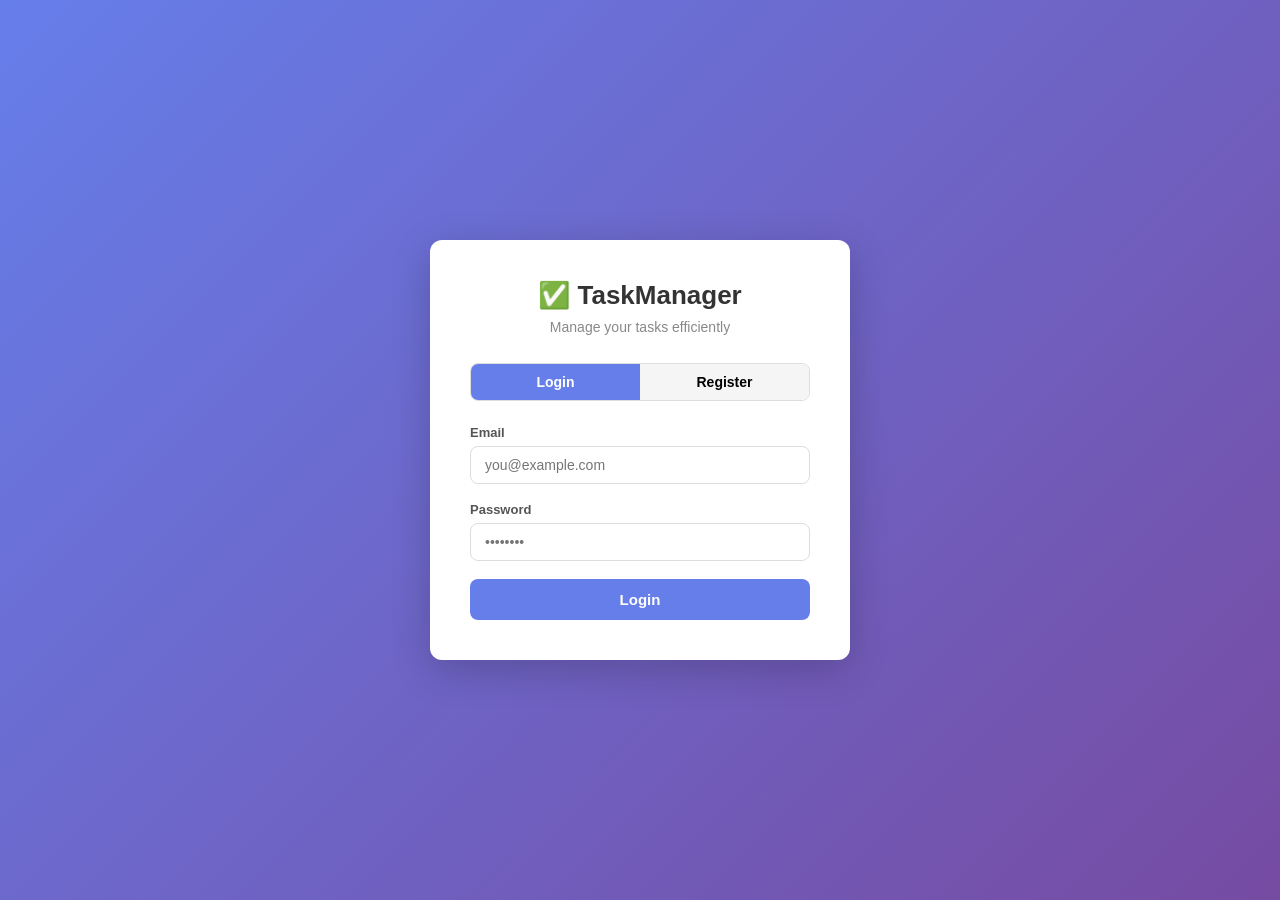
<file: taskmanager-frontend/index.html>
<!-- new styling --> 
<!DOCTYPE html>
<html lang="en">
<head>
  <meta charset="UTF-8"/>
  <meta name="viewport" content="width=device-width, initial-scale=1.0"/>
  <title>TaskManager — Login</title>
  <link rel="stylesheet" href="css/style.css"/>
</head>
<body>

<div class="auth-container">
  <div class="auth-box">
    <h2>✅ TaskManager</h2>
    <p class="subtitle">Manage your tasks efficiently</p>

    <!-- Tab switcher -->
    <div class="tab-switcher">
      <button id="tabLogin" class="active" onclick="showLogin()">Login</button>
      <button id="tabRegister" onclick="showRegister()">Register</button>
    </div>

    <!-- Alert -->
    <div id="alert" class="alert"></div>

    <!-- Login Form -->
    <form id="loginForm">
      <div class="form-group">
        <label>Email</label>
        <input type="email" id="loginEmail" placeholder="you@example.com" required/>
      </div>
      <div class="form-group">
        <label>Password</label>
        <input type="password" id="loginPassword" placeholder="••••••••" required/>
      </div>
      <button type="submit" class="btn btn-primary">Login</button>
    </form>

    <!-- Register Form -->
    <form id="registerForm" style="display:none">
      <div class="form-group">
        <label>Full Name</label>
        <input type="text" id="regName" placeholder="Rishi Rathi" required/>
      </div>
      <div class="form-group">
        <label>Email</label>
        <input type="email" id="regEmail" placeholder="you@example.com" required/>
      </div>
      <div class="form-group">
        <label>Password</label>
        <input type="password" id="regPassword" 
          placeholder="Min 8 chars, 1 uppercase, 1 number" required/>
      </div>
      <div class="form-group">
        <label>Role</label>
        <select id="regRole">
          <option value="USER">User</option>
          <option value="ADMIN">Admin</option>
        </select>
      </div>
      <div class="form-group" id="adminSecretField" style="display:none">
        <label>Admin Secret Key</label>
        <input type="password" id="regAdminSecret" placeholder="Enter admin secret"/>
      </div>
      <button type="submit" class="btn btn-primary">Create Account</button>
    </form>

  </div>
</div>

<script src="js/api.js"></script>
<script src="js/auth.js"></script>
</body>
</html>
</file>
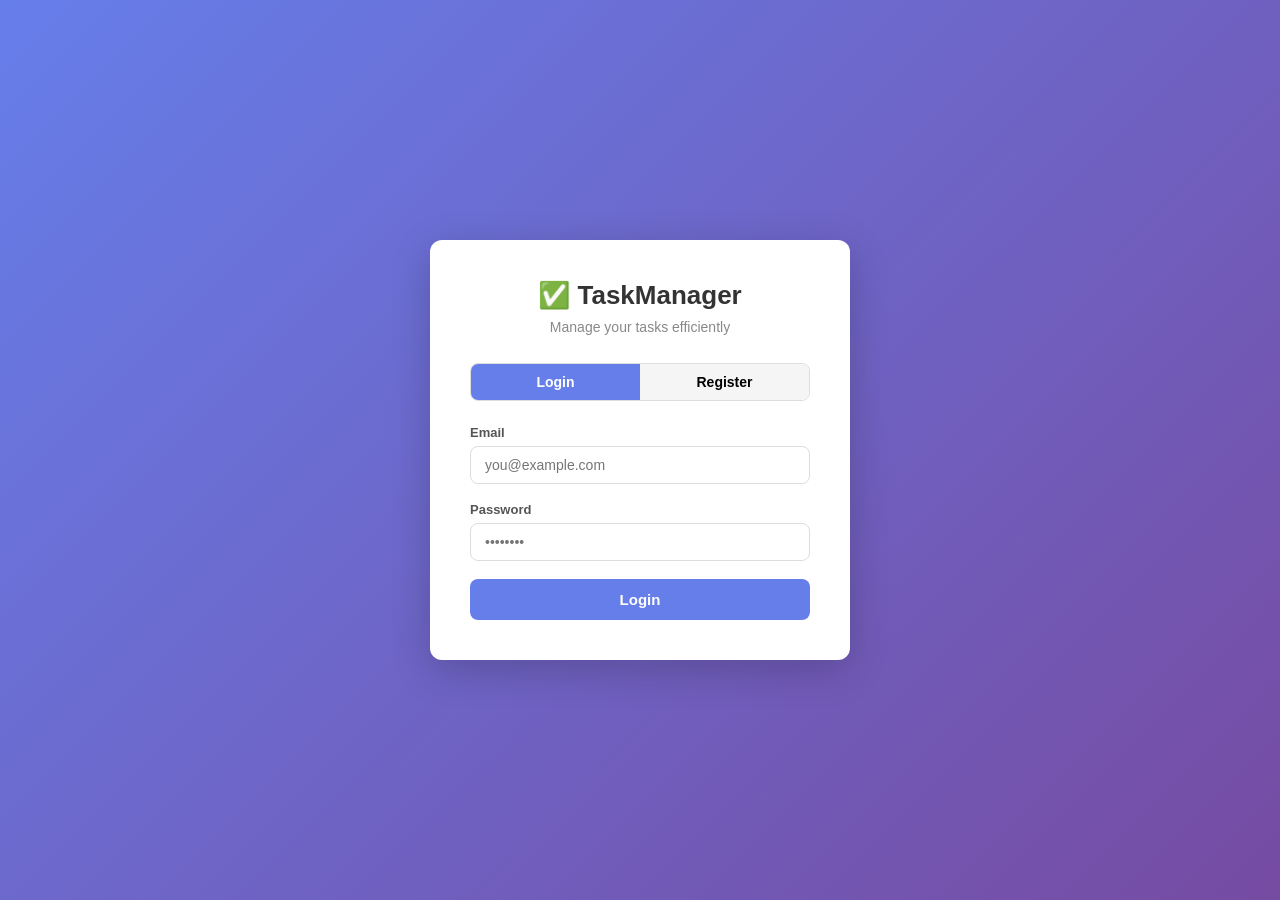
<file: taskmanager-frontend/admin.html>
<!DOCTYPE html>
<html lang="en">
<head>
  <meta charset="UTF-8"/>
  <meta name="viewport" content="width=device-width, initial-scale=1.0"/>
  <title>TaskManager — Admin Panel</title>
  <link rel="stylesheet" href="css/style.css"/>
</head>
<body>

<!-- Navbar -->
<nav class="navbar">
  <div class="navbar-brand">✅ TaskManager — Admin</div>
  <div class="navbar-user">
    <span id="userName"></span>
    <span class="badge badge-admin">ADMIN</span>
    <button class="btn-logout" id="logoutBtn">Logout</button>
  </div>
</nav>

<div class="main-container">

  <!-- Stats -->
  <div class="stats-grid">
    <div class="stat-card">
      <div class="stat-number" id="totalUsers">0</div>
      <div class="stat-label">Total Users</div>
    </div>
    <div class="stat-card">
      <div class="stat-number" id="adminCount">0</div>
      <div class="stat-label">Admins</div>
    </div>
    <div class="stat-card">
      <div class="stat-number" id="totalTasks">0</div>
      <div class="stat-label">Total Tasks</div>
    </div>
  </div>

  <!-- Users Table -->
  <div class="card">
    <h3>👥 All Users</h3>
    <table>
      <thead>
        <tr>
          <th>Name</th>
          <th>Email</th>
          <th>Role</th>
          <th>Action</th>
        </tr>
      </thead>
      <tbody id="userTableBody"></tbody>
    </table>
  </div>

  <!-- Tasks Table -->
  <div class="card">
    <h3>📋 All Tasks</h3>
    <table>
      <thead>
        <tr>
          <th>Title</th>
          <th>Owner</th>
          <th>Status</th>
          <th>Priority</th>
          <th>Action</th>
        </tr>
      </thead>
      <tbody id="taskTableBody"></tbody>
    </table>
  </div>

</div>

<script src="js/api.js"></script>
<script src="js/admin.js"></script>
</body>
</html>
</file>
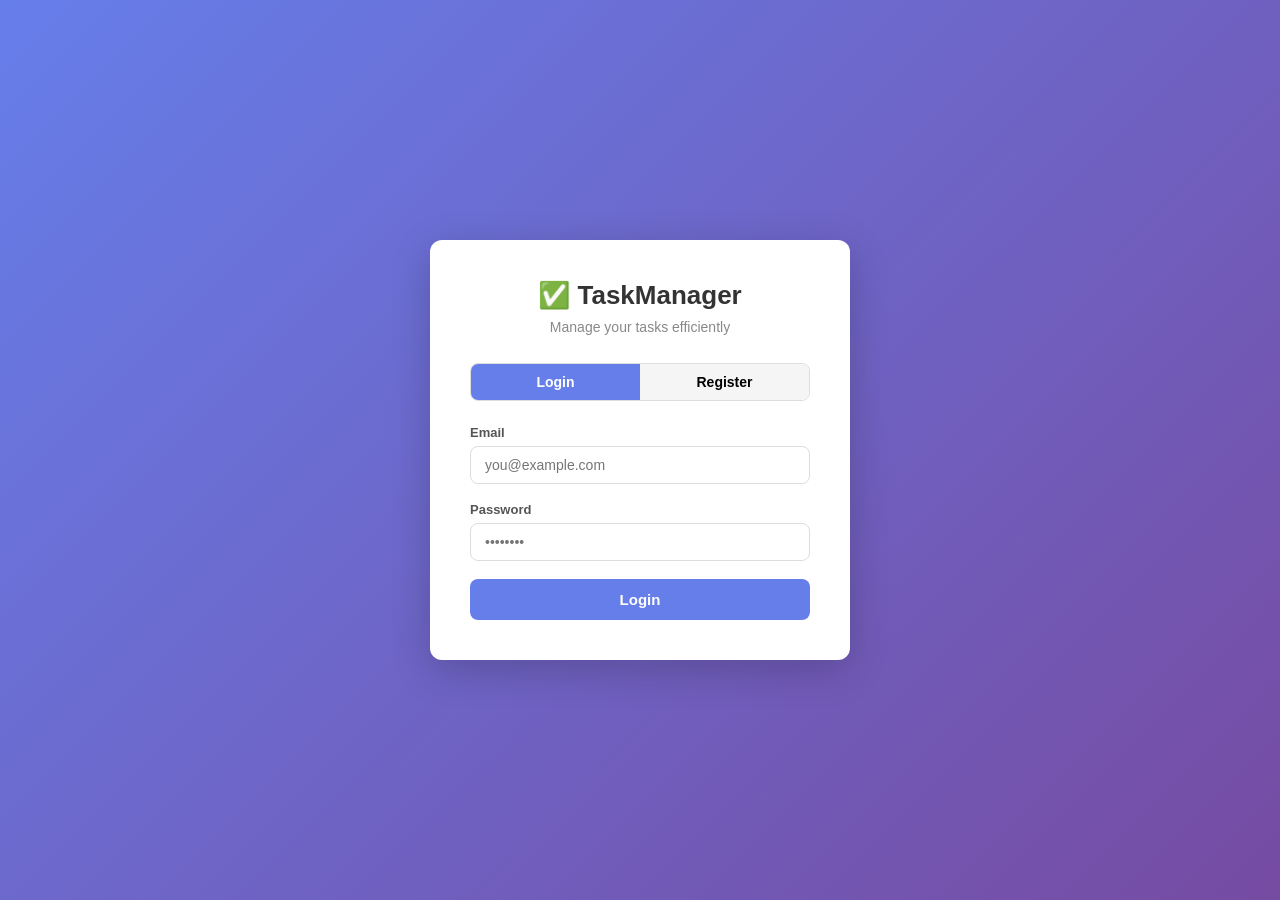
<file: taskmanager-frontend/dashboard.html>
<!DOCTYPE html>
<html lang="en">
<head>
  <meta charset="UTF-8"/>
  <meta name="viewport" content="width=device-width, initial-scale=1.0"/>
  <title>TaskManager — Dashboard</title>
  <link rel="stylesheet" href="css/style.css"/>
</head>
<body>

<!-- Navbar -->
<nav class="navbar">
  <div class="navbar-brand">✅ TaskManager</div>
  <div class="navbar-user">
    <span id="userName"></span>
    <span class="badge badge-user" id="userRole"></span>
    <button class="btn-logout" id="logoutBtn">Logout</button>
  </div>
</nav>

<div class="main-container">

  <!-- Stats -->
  <div class="stats-grid">
    <div class="stat-card">
      <div class="stat-number" id="totalTasks">0</div>
      <div class="stat-label">Total Tasks</div>
    </div>
    <div class="stat-card">
      <div class="stat-number" id="pendingTasks">0</div>
      <div class="stat-label">Pending</div>
    </div>
    <div class="stat-card">
      <div class="stat-number" id="doneTasks">0</div>
      <div class="stat-label">Completed</div>
    </div>
  </div>

  <!-- Create Task -->
  <div class="card">
    <h3>➕ Create New Task</h3>
    <form id="createTaskForm">
      <div class="form-group">
        <label>Title</label>
        <input type="text" id="taskTitle" placeholder="Task title" required/>
      </div>
      <div class="form-group">
        <label>Description</label>
        <textarea id="taskDesc" rows="2" placeholder="Optional description"></textarea>
      </div>
      <button type="submit" class="btn btn-primary"
        style="width:auto; padding:10px 28px">
        Create Task
      </button>
    </form>
  </div>

  <!-- Task List -->
  <div class="card">
    <h3>📋 My Tasks</h3>

    <!-- Filter bar -->
    <div class="filter-bar">
      <select id="filterCompleted">
        <option value="">All Tasks</option>
        <option value="false">⏳ Pending</option>
        <option value="true">✅ Completed</option>
      </select>
    </div>

    <div id="taskList"></div>
  </div>

</div>

<!-- Edit Modal -->
<div class="modal-overlay" id="editModal">
  <div class="modal">
    <h3>✏️ Edit Task</h3>
    <form id="editTaskForm">
      <div class="form-group">
        <label>Title</label>
        <input type="text" id="editTitle" required/>
      </div>
      <div class="form-group">
        <label>Description</label>
        <textarea id="editDesc" rows="2"></textarea>
      </div>
      <div class="form-group"
        style="display:flex; align-items:center; gap:10px; margin-top:8px">
        <input type="checkbox" id="editCompleted" style="width:18px; height:18px"/>
        <label for="editCompleted" style="margin:0; font-size:14px">
          Mark as Completed
        </label>
      </div>
      <div class="modal-actions">
        <button type="button" class="btn btn-sm"
          onclick="closeEditModal()"
          style="background:#eee; color:#333">
          Cancel
        </button>
        <button type="submit" class="btn btn-primary btn-sm">
          Save Changes
        </button>
      </div>
    </form>
  </div>
</div>

<script src="js/api.js"></script>
<script src="js/dashboard.js"></script>
</body>
</html>
</file>
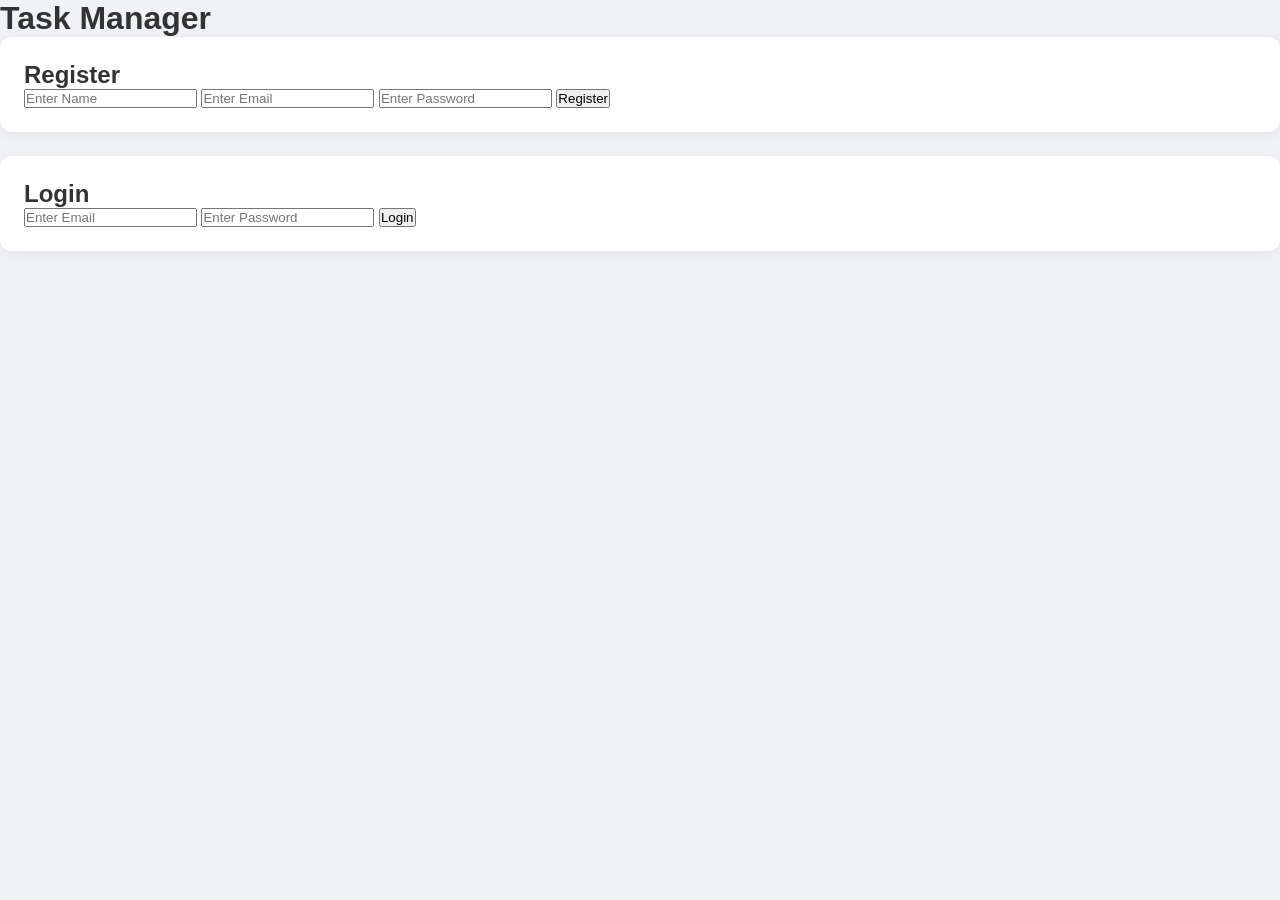
<file: taskmanager-frontend/index_old.html>
<!DOCTYPE html>
<html lang="en">
<head>
    <meta charset="UTF-8">
    <meta name="viewport" content="width=device-width, initial-scale=1.0">
    <title>Task Manager</title>
    <link rel="stylesheet" href="css/style.css">
</head>
<body>

    <div class="container">

        <h1>Task Manager</h1>

        <!-- Register Form -->
        <div class="card">
            <h2>Register</h2>

            <form id="registerForm">

                <input
                    type="text"
                    id="registerName"
                    placeholder="Enter Name"
                    required
                >

                <input
                    type="email"
                    id="registerEmail"
                    placeholder="Enter Email"
                    required
                >

                <input
                    type="password"
                    id="registerPassword"
                    placeholder="Enter Password"
                    required
                >

                <button type="submit">
                    Register
                </button>

            </form>
        </div>

        <!-- Login Form -->
        <div class="card">
            <h2>Login</h2>

            <form id="loginForm">

                <input
                    type="email"
                    id="loginEmail"
                    placeholder="Enter Email"
                    required
                >

                <input
                    type="password"
                    id="loginPassword"
                    placeholder="Enter Password"
                    required
                >

                <button type="submit">
                    Login
                </button>

            </form>
        </div>

    </div>

    <script src="js/api.js"></script>
    <script src="js/auth.js"></script>

</body>
</html>
</file>
<file: taskmanager-frontend/css/style.css>
/* ── Reset & Base ── */
* {
  margin: 0;
  padding: 0;
  box-sizing: border-box;
}

body {
  font-family: 'Segoe UI', sans-serif;
  background: #f0f2f5;
  color: #333;
  min-height: 100vh;
}

/* ── Auth Pages ── */
.auth-container {
  display: flex;
  justify-content: center;
  align-items: center;
  min-height: 100vh;
  background: linear-gradient(135deg, #667eea, #764ba2);
}

.auth-box {
  background: white;
  padding: 40px;
  border-radius: 12px;
  width: 100%;
  max-width: 420px;
  box-shadow: 0 10px 40px rgba(0,0,0,0.2);
}

.auth-box h2 {
  text-align: center;
  margin-bottom: 8px;
  color: #333;
  font-size: 26px;
}

.auth-box p.subtitle {
  text-align: center;
  color: #888;
  margin-bottom: 28px;
  font-size: 14px;
}

.tab-switcher {
  display: flex;
  margin-bottom: 24px;
  border-radius: 8px;
  overflow: hidden;
  border: 1px solid #ddd;
}

.tab-switcher button {
  flex: 1;
  padding: 10px;
  border: none;
  background: #f5f5f5;
  cursor: pointer;
  font-size: 14px;
  font-weight: 600;
  transition: all 0.2s;
}

.tab-switcher button.active {
  background: #667eea;
  color: white;
}

/* ── Form Elements ── */
.form-group {
  margin-bottom: 18px;
}

.form-group label {
  display: block;
  margin-bottom: 6px;
  font-size: 13px;
  font-weight: 600;
  color: #555;
}

.form-group input,
.form-group select,
.form-group textarea {
  width: 100%;
  padding: 10px 14px;
  border: 1px solid #ddd;
  border-radius: 8px;
  font-size: 14px;
  transition: border 0.2s;
  outline: none;
}

.form-group input:focus,
.form-group select:focus,
.form-group textarea:focus {
  border-color: #667eea;
  box-shadow: 0 0 0 3px rgba(102,126,234,0.15);
}

/* ── Buttons ─── */
.btn {
  width: 100%;
  padding: 12px;
  border: none;
  border-radius: 8px;
  font-size: 15px;
  font-weight: 600;
  cursor: pointer;
  transition: all 0.2s;
}

.btn-primary {
  background: #667eea;
  color: white;
}

.btn-primary:hover { background: #5a6fd6; }

.btn-danger {
  background: #ff4757;
  color: white;
  width: auto;
  padding: 6px 14px;
  font-size: 13px;
}

.btn-danger:hover { background: #e84140; }

.btn-success {
  background: #2ed573;
  color: white;
  width: auto;
  padding: 6px 14px;
  font-size: 13px;
}

.btn-success:hover { background: #26c465; }

.btn-sm {
  width: auto;
  padding: 6px 14px;
  font-size: 13px;
}

/* ── Alert Messages ──── */
.alert {
  padding: 12px 16px;
  border-radius: 8px;
  margin-bottom: 16px;
  font-size: 14px;
  display: none;
}

.alert.show { display: block; }
.alert-error { background: #ffe0e0; color: #c0392b; border: 1px solid #f5c6c6; }
.alert-success { background: #e0ffe8; color: #27ae60; border: 1px solid #b2dfdb; }
.alert-info { background: #e3f2fd; color: #1565c0; border: 1px solid #bbdefb; }

/* ── Navbar ─── */
.navbar {
  background: white;
  padding: 0 32px;
  height: 60px;
  display: flex;
  align-items: center;
  justify-content: space-between;
  box-shadow: 0 2px 8px rgba(0,0,0,0.08);
  position: sticky;
  top: 0;
  z-index: 100;
}

.navbar-brand {
  font-size: 20px;
  font-weight: 700;
  color: #667eea;
}

.navbar-user {
  display: flex;
  align-items: center;
  gap: 16px;
  font-size: 14px;
  color: #555;
}

.navbar-user span { font-weight: 600; }

.btn-logout {
  background: none;
  border: 1px solid #ddd;
  padding: 6px 14px;
  border-radius: 6px;
  cursor: pointer;
  font-size: 13px;
  color: #555;
  transition: all 0.2s;
}

.btn-logout:hover { background: #ff4757; color: white; border-color: #ff4757; }

/* ── Main Layout ── */
.main-container {
  max-width: 1000px;
  margin: 32px auto;
  padding: 0 20px;
}

/* ── Cards ─ */
.card {
  background: white;
  border-radius: 12px;
  padding: 24px;
  box-shadow: 0 2px 12px rgba(0,0,0,0.07);
  margin-bottom: 24px;
}

.card h3 {
  margin-bottom: 20px;
  font-size: 18px;
  color: #333;
  border-bottom: 2px solid #f0f2f5;
  padding-bottom: 12px;
}

/* ── Task List──*/
.task-item {
  display: flex;
  align-items: center;
  justify-content: space-between;
  padding: 14px 16px;
  border: 1px solid #eee;
  border-radius: 8px;
  margin-bottom: 10px;
  transition: box-shadow 0.2s;
}

.task-item:hover { box-shadow: 0 2px 8px rgba(0,0,0,0.08); }

.task-info { flex: 1; }

.task-title {
  font-weight: 600;
  font-size: 15px;
  margin-bottom: 4px;
}

.task-meta {
  font-size: 12px;
  color: #888;
  display: flex;
  gap: 12px;
}

.task-actions { display: flex; gap: 8px; }

/* ── Badges ──────────────────────────────────────────────── */
.badge {
  padding: 3px 10px;
  border-radius: 20px;
  font-size: 11px;
  font-weight: 600;
  text-transform: uppercase;
}

.badge-pending    { background: #fff3cd; color: #856404; }
.badge-progress   { background: #cce5ff; color: #004085; }
.badge-completed  { background: #d4edda; color: #155724; }
.badge-archived   { background: #e2e3e5; color: #383d41; }
.badge-high       { background: #f8d7da; color: #721c24; }
.badge-medium     { background: #fff3cd; color: #856404; }
.badge-low        { background: #d4edda; color: #155724; }
.badge-critical   { background: #721c24; color: white; }
.badge-admin      { background: #667eea; color: white; }
.badge-user       { background: #e2e3e5; color: #383d41; }

/* ── Table ───────────────────────────────────────────────── */
table {
  width: 100%;
  border-collapse: collapse;
  font-size: 14px;
}

th {
  text-align: left;
  padding: 10px 14px;
  background: #f8f9fa;
  color: #555;
  font-weight: 600;
  border-bottom: 2px solid #eee;
}

td {
  padding: 12px 14px;
  border-bottom: 1px solid #f0f0f0;
  vertical-align: middle;
}

tr:hover td { background: #fafafa; }

/* ── Stats Cards ─────────────────────────────────────────── */
.stats-grid {
  display: grid;
  grid-template-columns: repeat(auto-fit, minmax(180px, 1fr));
  gap: 16px;
  margin-bottom: 24px;
}

.stat-card {
  background: white;
  border-radius: 12px;
  padding: 20px;
  text-align: center;
  box-shadow: 0 2px 12px rgba(0,0,0,0.07);
}

.stat-card .stat-number {
  font-size: 32px;
  font-weight: 700;
  color: #667eea;
}

.stat-card .stat-label {
  font-size: 13px;
  color: #888;
  margin-top: 4px;
}

/* ── Modal ───────────────────────────────────────────────── */
.modal-overlay {
  display: none;
  position: fixed;
  inset: 0;
  background: rgba(0,0,0,0.5);
  z-index: 200;
  justify-content: center;
  align-items: center;
}

.modal-overlay.show { display: flex; }

.modal {
  background: white;
  border-radius: 12px;
  padding: 32px;
  width: 100%;
  max-width: 480px;
  box-shadow: 0 20px 60px rgba(0,0,0,0.3);
}

.modal h3 { margin-bottom: 20px; font-size: 20px; }

.modal-actions {
  display: flex;
  gap: 12px;
  justify-content: flex-end;
  margin-top: 20px;
}

/* ── Filter Bar ──────────────────────────────────────────── */
.filter-bar {
  display: flex;
  gap: 12px;
  margin-bottom: 20px;
  flex-wrap: wrap;
}

.filter-bar select {
  padding: 8px 12px;
  border: 1px solid #ddd;
  border-radius: 8px;
  font-size: 13px;
  outline: none;
  cursor: pointer;
}

/* ── Empty State ─────────────────────────────────────────── */
.empty-state {
  text-align: center;
  padding: 48px 20px;
  color: #aaa;
}

.empty-state .icon { font-size: 48px; margin-bottom: 12px; }
.empty-state p { font-size: 15px; }

/* ── Loader ──────────────────────────────────────────────── */
.loader {
  text-align: center;
  padding: 32px;
  color: #888;
  font-size: 14px;
}
</file>
